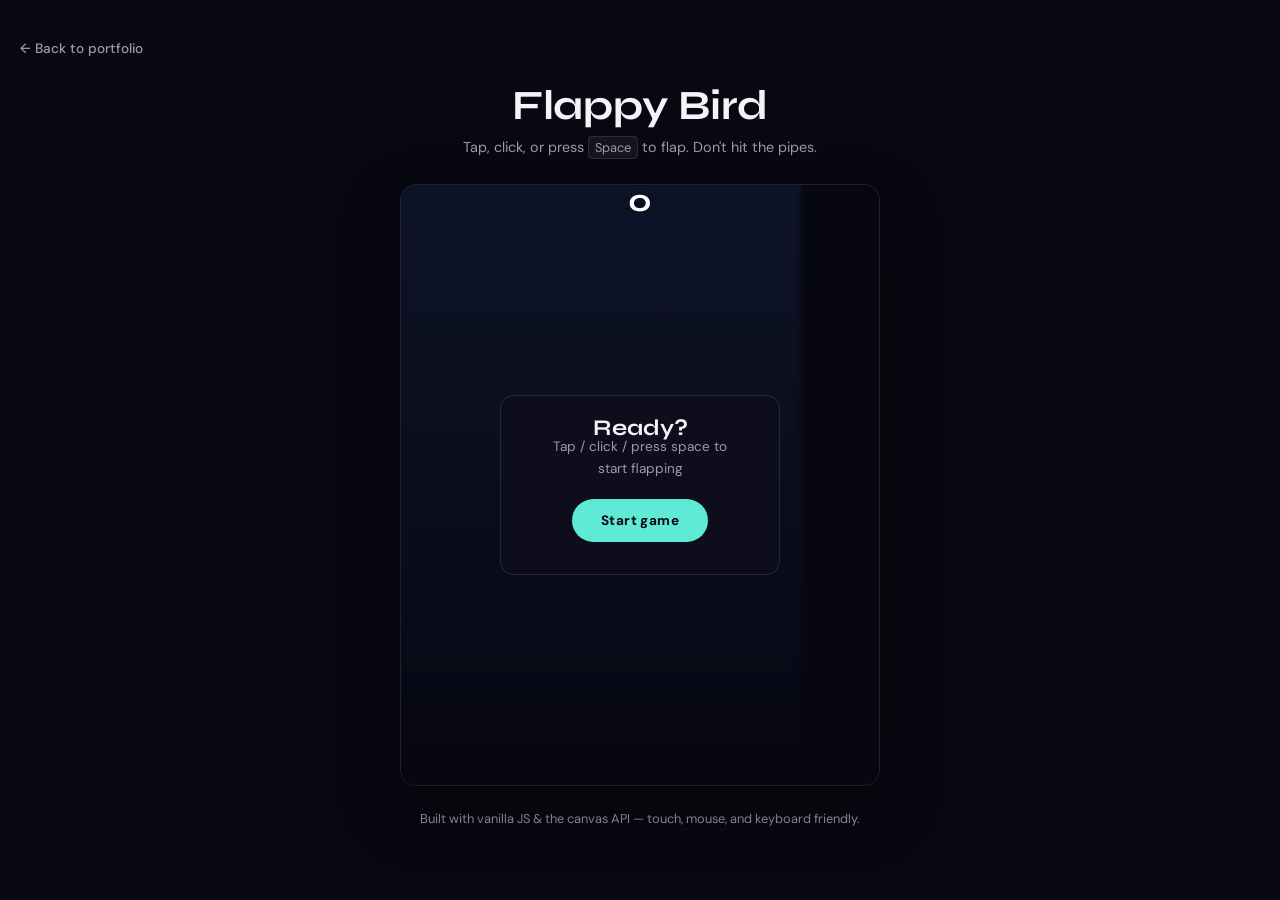
<file: projects/flappy-bird/index.html>
<!doctype html>
<html lang="en">
<head>
  <meta charset="UTF-8">
  <meta name="viewport" content="width=device-width, initial-scale=1.0, maximum-scale=1.0, user-scalable=no">
  <title>Flappy Bird — Daniel Thompson</title>
  <meta name="description" content="A responsive browser remake of Flappy Bird built with HTML canvas.">
  <link rel="icon" type="image/png" href="../../assets/favicon.png">
  <link rel="preconnect" href="https://fonts.googleapis.com">
  <link rel="preconnect" href="https://fonts.gstatic.com" crossorigin>
  <link href="https://fonts.googleapis.com/css2?family=DM+Sans:wght@400;500;700&family=Syne:wght@600;700&display=swap" rel="stylesheet">
  <link rel="stylesheet" href="style.css">
</head>
<body>
  <a class="back-link" href="../../index.html#projects">&larr; Back to portfolio</a>

  <main class="game-wrap">
    <h1>Flappy Bird</h1>
    <p class="subtitle">Tap, click, or press <kbd>Space</kbd> to flap. Don't hit the pipes.</p>

    <div class="stage">
      <canvas id="game" width="400" height="600" aria-label="Flappy Bird game canvas"></canvas>

      <div class="overlay" id="start-overlay">
        <div class="panel">
          <h2>Ready?</h2>
          <p>Tap / click / press space to start flapping</p>
          <button class="btn" id="start-btn" type="button">Start game</button>
        </div>
      </div>

      <div class="overlay hidden" id="gameover-overlay">
        <div class="panel">
          <h2>Game over</h2>
          <p class="score-line">Score: <span id="final-score">0</span></p>
          <p class="score-line muted">Best: <span id="best-score">0</span></p>
          <button class="btn" id="retry-btn" type="button">Play again</button>
        </div>
      </div>

      <div class="hud">
        <span id="hud-score">0</span>
      </div>
    </div>

    <p class="hint">Built with vanilla JS &amp; the canvas API — touch, mouse, and keyboard friendly.</p>
  </main>

  <script src="game.js"></script>
</body>
</html>
</file>
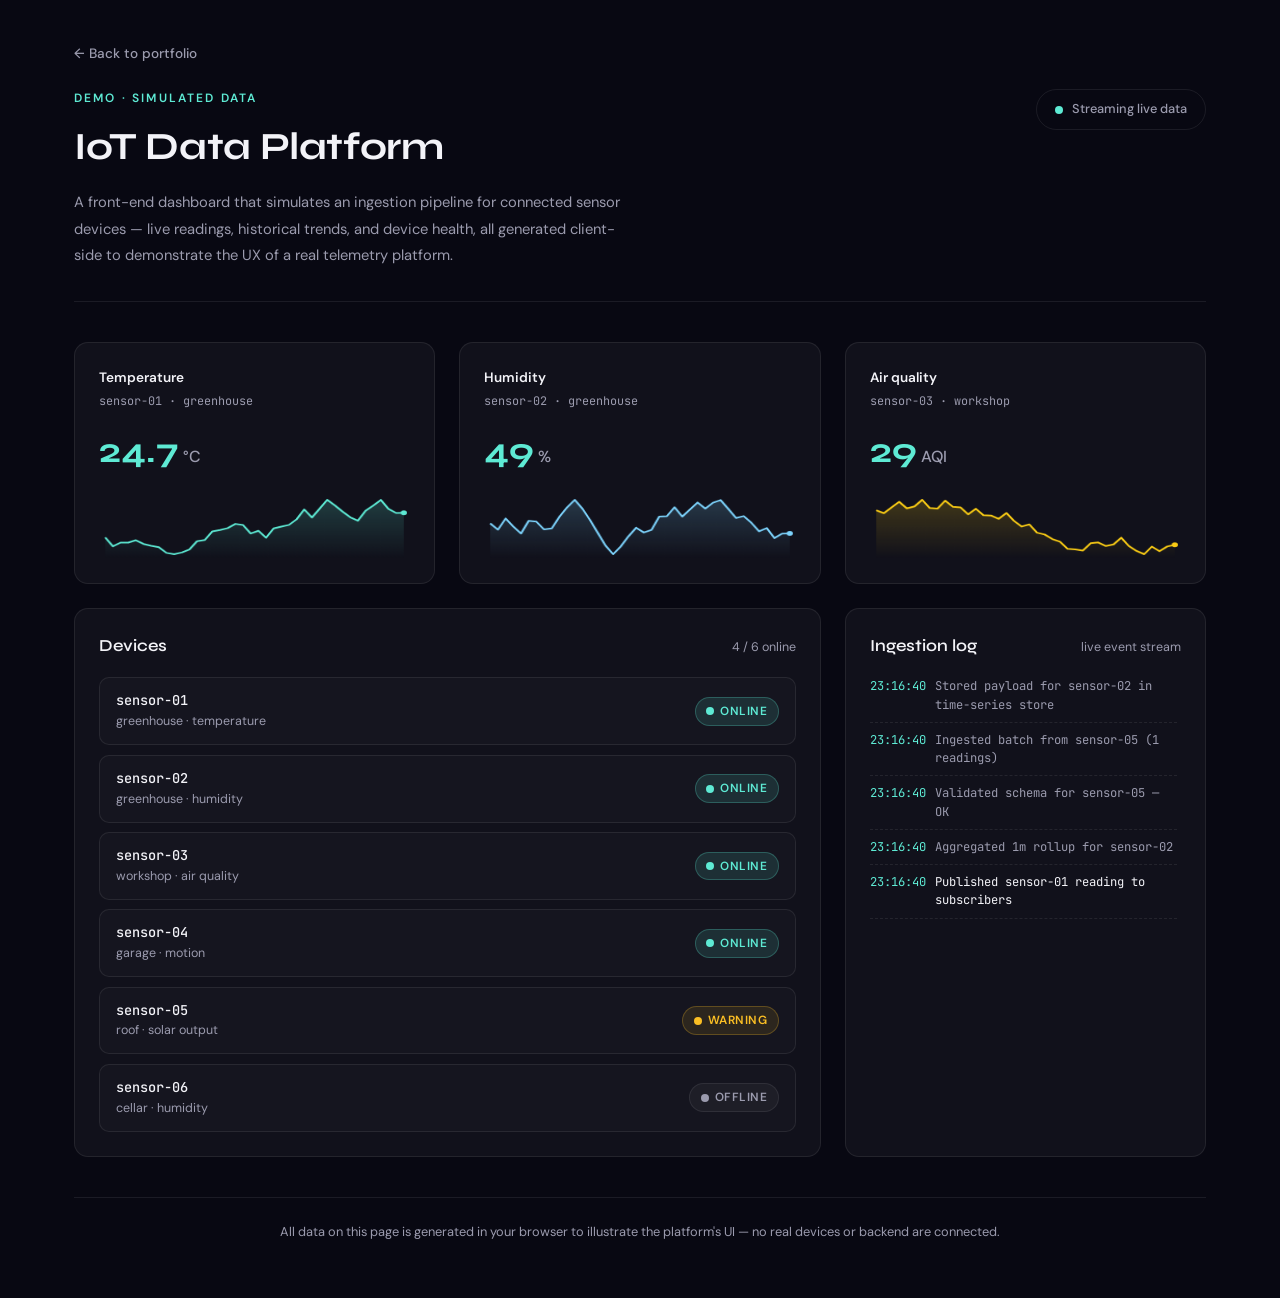
<file: projects/iot-data-platform/index.html>
<!doctype html>
<html lang="en">
<head>
  <meta charset="UTF-8">
  <meta name="viewport" content="width=device-width, initial-scale=1.0">
  <title>IoT Data Platform — Daniel Thompson</title>
  <meta name="description" content="A simulated IoT sensor dashboard demonstrating real-time data ingestion, visualization, and device monitoring patterns.">
  <link rel="icon" type="image/png" href="../../assets/favicon.png">
  <link rel="preconnect" href="https://fonts.googleapis.com">
  <link rel="preconnect" href="https://fonts.gstatic.com" crossorigin>
  <link href="https://fonts.googleapis.com/css2?family=DM+Sans:wght@400;500;600;700&family=Syne:wght@600;700&family=JetBrains+Mono:wght@400;500&display=swap" rel="stylesheet">
  <link rel="stylesheet" href="style.css">
</head>
<body>
  <a class="back-link" href="../../index.html#projects">&larr; Back to portfolio</a>

  <header class="dash-header">
    <div>
      <p class="eyebrow">Demo · Simulated data</p>
      <h1>IoT Data Platform</h1>
      <p class="lede">
        A front-end dashboard that simulates an ingestion pipeline for connected
        sensor devices — live readings, historical trends, and device health,
        all generated client-side to demonstrate the UX of a real telemetry platform.
      </p>
    </div>
    <div class="status-pill">
      <span class="dot" id="connection-dot"></span>
      <span id="connection-label">Streaming live data</span>
    </div>
  </header>

  <main class="dash-grid">
    <section class="card metric-card" aria-label="Temperature">
      <div class="metric-head">
        <span class="metric-label">Temperature</span>
        <span class="metric-device">sensor-01 · greenhouse</span>
      </div>
      <div class="metric-value"><span id="temp-value">--</span><span class="unit">°C</span></div>
      <canvas class="spark" id="temp-chart" width="300" height="80" aria-hidden="true"></canvas>
    </section>

    <section class="card metric-card" aria-label="Humidity">
      <div class="metric-head">
        <span class="metric-label">Humidity</span>
        <span class="metric-device">sensor-02 · greenhouse</span>
      </div>
      <div class="metric-value"><span id="humidity-value">--</span><span class="unit">%</span></div>
      <canvas class="spark" id="humidity-chart" width="300" height="80" aria-hidden="true"></canvas>
    </section>

    <section class="card metric-card" aria-label="Air quality index">
      <div class="metric-head">
        <span class="metric-label">Air quality</span>
        <span class="metric-device">sensor-03 · workshop</span>
      </div>
      <div class="metric-value"><span id="aqi-value">--</span><span class="unit">AQI</span></div>
      <canvas class="spark" id="aqi-chart" width="300" height="80" aria-hidden="true"></canvas>
    </section>

    <section class="card devices-card" aria-label="Device list">
      <div class="card-title">
        <h2>Devices</h2>
        <span class="muted" id="device-count">0 online</span>
      </div>
      <ul class="device-list" id="device-list"></ul>
    </section>

    <section class="card log-card" aria-label="Ingestion log">
      <div class="card-title">
        <h2>Ingestion log</h2>
        <span class="muted">live event stream</span>
      </div>
      <ul class="log-list" id="log-list"></ul>
    </section>
  </main>

  <footer class="dash-footer">
    <p>
      All data on this page is generated in your browser to illustrate the platform's UI —
      no real devices or backend are connected.
    </p>
  </footer>

  <script src="dashboard.js"></script>
</body>
</html>
</file>
<file: projects/flappy-bird/style.css>
* , *::before, *::after {
  box-sizing: border-box;
  margin: 0;
  padding: 0;
}

:root {
  --bg: #080812;
  --bg-alt: #0d0d1c;
  --surface: rgba(255, 255, 255, 0.05);
  --border: rgba(255, 255, 255, 0.1);
  --text: #f3f3f8;
  --text-muted: #9b9bae;
  --accent: #5eead4;
  --font-body: 'DM Sans', sans-serif;
  --font-display: 'Syne', sans-serif;
}

body {
  background: var(--bg);
  color: var(--text);
  font-family: var(--font-body);
  min-height: 100vh;
  display: flex;
  flex-direction: column;
  align-items: center;
  padding: 2.5rem 1.25rem 3rem;
}

.back-link {
  align-self: flex-start;
  display: inline-block;
  margin-bottom: 1.5rem;
  font-size: 0.85rem;
  font-weight: 500;
  color: var(--text-muted);
  text-decoration: none;
  transition: color 0.2s;
}

.back-link:hover {
  color: var(--accent);
}

.game-wrap {
  width: 100%;
  max-width: 480px;
  text-align: center;
}

h1 {
  font-family: var(--font-display);
  font-weight: 700;
  font-size: clamp(1.8rem, 6vw, 2.6rem);
  letter-spacing: -0.01em;
  margin-bottom: 0.5rem;
}

.subtitle {
  color: var(--text-muted);
  font-size: 0.9rem;
  margin-bottom: 1.75rem;
}

.subtitle kbd {
  font-family: var(--font-body);
  font-size: 0.8rem;
  background: var(--surface);
  border: 1px solid var(--border);
  border-radius: 4px;
  padding: 0.1rem 0.4rem;
}

.stage {
  position: relative;
  width: 100%;
  border-radius: 16px;
  overflow: hidden;
  border: 1px solid var(--border);
  box-shadow: 0 24px 60px rgba(0, 0, 0, 0.45);
  line-height: 0;
}

#game {
  display: block;
  width: 100%;
  height: auto;
  background: linear-gradient(180deg, #1b2a4a 0%, #0d1426 70%);
  touch-action: manipulation;
  cursor: pointer;
}

.hud {
  position: absolute;
  top: 1rem;
  left: 50%;
  transform: translateX(-50%);
  font-family: var(--font-display);
  font-weight: 700;
  font-size: 2rem;
  color: #fff;
  text-shadow: 0 2px 12px rgba(0, 0, 0, 0.45);
  pointer-events: none;
}

.overlay {
  position: absolute;
  inset: 0;
  display: flex;
  align-items: center;
  justify-content: center;
  background: rgba(8, 8, 18, 0.62);
  backdrop-filter: blur(3px);
  transition: opacity 0.25s ease, visibility 0.25s ease;
}

.overlay.hidden {
  opacity: 0;
  visibility: hidden;
  pointer-events: none;
}

.panel {
  background: var(--bg-alt);
  border: 1px solid var(--border);
  border-radius: 14px;
  padding: 2rem 2.25rem;
  text-align: center;
  max-width: 280px;
}

.panel h2 {
  font-family: var(--font-display);
  font-size: 1.4rem;
  margin-bottom: 0.5rem;
}

.panel p {
  color: var(--text-muted);
  font-size: 0.85rem;
  margin-bottom: 1.25rem;
  line-height: 1.6;
}

.score-line {
  font-size: 1rem !important;
  color: var(--text) !important;
  margin-bottom: 0.35rem !important;
}

.score-line span {
  font-family: var(--font-display);
  font-weight: 700;
  color: var(--accent);
}

.score-line.muted {
  color: var(--text-muted) !important;
  margin-bottom: 1.25rem !important;
}

.score-line.muted span {
  color: var(--text-muted);
}

.btn {
  display: inline-flex;
  align-items: center;
  justify-content: center;
  padding: 0.75rem 1.75rem;
  font-family: var(--font-body);
  font-size: 0.85rem;
  font-weight: 700;
  letter-spacing: 0.03em;
  background: var(--accent);
  color: var(--bg);
  border: none;
  border-radius: 999px;
  cursor: pointer;
  transition: transform 0.2s ease, background 0.2s ease, color 0.2s ease;
}

.btn:hover {
  background: transparent;
  color: var(--accent);
  border: 1px solid var(--accent);
  transform: translateY(-2px);
}

.btn {
  border: 1px solid transparent;
}

.hint {
  margin-top: 1.5rem;
  font-size: 0.8rem;
  color: var(--text-muted);
}
</file>
<file: projects/iot-data-platform/style.css>
*, *::before, *::after {
  box-sizing: border-box;
  margin: 0;
  padding: 0;
}

:root {
  --bg: #080812;
  --bg-alt: #0d0d1c;
  --surface: rgba(255, 255, 255, 0.04);
  --border: rgba(255, 255, 255, 0.08);
  --text: #f3f3f8;
  --text-muted: #9b9bae;
  --accent: #5eead4;
  --accent-soft: rgba(94, 234, 212, 0.12);
  --warn: #fbbf24;
  --font-body: 'DM Sans', sans-serif;
  --font-display: 'Syne', sans-serif;
  --font-mono: 'JetBrains Mono', monospace;
}

body {
  background: var(--bg);
  color: var(--text);
  font-family: var(--font-body);
  line-height: 1.6;
  padding: 2.5rem 1.5rem 3.5rem;
  max-width: 1180px;
  margin: 0 auto;
}

.back-link {
  display: inline-block;
  margin-bottom: 1.5rem;
  font-size: 0.85rem;
  font-weight: 500;
  color: var(--text-muted);
  text-decoration: none;
  transition: color 0.2s;
}

.back-link:hover {
  color: var(--accent);
}

/* ===== HEADER ===== */
.dash-header {
  display: flex;
  align-items: flex-start;
  justify-content: space-between;
  gap: 2rem;
  flex-wrap: wrap;
  margin-bottom: 2.5rem;
  padding-bottom: 2rem;
  border-bottom: 1px solid var(--border);
}

.eyebrow {
  font-size: 0.75rem;
  font-weight: 600;
  letter-spacing: 0.18em;
  text-transform: uppercase;
  color: var(--accent);
  margin-bottom: 0.5rem;
}

.dash-header h1 {
  font-family: var(--font-display);
  font-weight: 700;
  font-size: clamp(1.8rem, 4vw, 2.4rem);
  letter-spacing: -0.01em;
  margin-bottom: 0.75rem;
}

.lede {
  color: var(--text-muted);
  font-size: 0.92rem;
  max-width: 560px;
  line-height: 1.8;
}

.status-pill {
  display: inline-flex;
  align-items: center;
  gap: 0.6rem;
  padding: 0.6rem 1.1rem;
  border: 1px solid var(--border);
  border-radius: 999px;
  font-size: 0.8rem;
  font-weight: 500;
  color: var(--text-muted);
  white-space: nowrap;
}

.dot {
  width: 8px;
  height: 8px;
  border-radius: 50%;
  background: var(--accent);
  box-shadow: 0 0 0 0 rgba(94, 234, 212, 0.6);
  animation: pulse 2s infinite;
}

@keyframes pulse {
  0% { box-shadow: 0 0 0 0 rgba(94, 234, 212, 0.45); }
  70% { box-shadow: 0 0 0 8px rgba(94, 234, 212, 0); }
  100% { box-shadow: 0 0 0 0 rgba(94, 234, 212, 0); }
}

/* ===== GRID / CARDS ===== */
.dash-grid {
  display: grid;
  grid-template-columns: repeat(3, 1fr);
  gap: 1.5rem;
}

.card {
  background: var(--surface);
  border: 1px solid var(--border);
  border-radius: 14px;
  padding: 1.5rem;
}

.card-title {
  display: flex;
  align-items: baseline;
  justify-content: space-between;
  margin-bottom: 1.1rem;
}

.card-title h2 {
  font-family: var(--font-display);
  font-size: 1.05rem;
  font-weight: 600;
}

.muted {
  color: var(--text-muted);
  font-size: 0.78rem;
}

/* ===== METRIC CARDS ===== */
.metric-head {
  display: flex;
  flex-direction: column;
  gap: 0.2rem;
  margin-bottom: 0.75rem;
}

.metric-label {
  font-size: 0.85rem;
  font-weight: 600;
  color: var(--text);
}

.metric-device {
  font-size: 0.74rem;
  color: var(--text-muted);
  font-family: var(--font-mono);
}

.metric-value {
  font-family: var(--font-display);
  font-weight: 700;
  font-size: 2.2rem;
  color: var(--accent);
  margin-bottom: 1rem;
}

.metric-value .unit {
  font-family: var(--font-body);
  font-weight: 500;
  font-size: 1rem;
  color: var(--text-muted);
  margin-left: 0.25rem;
}

.spark {
  display: block;
  width: 100%;
  height: 64px;
}

/* ===== DEVICES ===== */
.devices-card {
  grid-column: span 2;
}

.device-list {
  list-style: none;
  display: flex;
  flex-direction: column;
  gap: 0.6rem;
}

.device-list li {
  display: flex;
  align-items: center;
  justify-content: space-between;
  gap: 1rem;
  padding: 0.75rem 1rem;
  background: rgba(255, 255, 255, 0.02);
  border: 1px solid var(--border);
  border-radius: 10px;
  font-size: 0.85rem;
}

.device-name {
  font-family: var(--font-mono);
  font-weight: 500;
  color: var(--text);
}

.device-meta {
  color: var(--text-muted);
  font-size: 0.78rem;
}

.device-status {
  display: inline-flex;
  align-items: center;
  gap: 0.4rem;
  font-size: 0.74rem;
  font-weight: 600;
  letter-spacing: 0.04em;
  text-transform: uppercase;
  padding: 0.25rem 0.65rem;
  border-radius: 999px;
}

.device-status.online {
  color: var(--accent);
  background: var(--accent-soft);
  border: 1px solid rgba(94, 234, 212, 0.25);
}

.device-status.offline {
  color: var(--text-muted);
  background: rgba(255, 255, 255, 0.04);
  border: 1px solid var(--border);
}

.device-status.warning {
  color: var(--warn);
  background: rgba(251, 191, 36, 0.1);
  border: 1px solid rgba(251, 191, 36, 0.25);
}

.device-status .dot {
  background: currentColor;
  box-shadow: none;
  animation: none;
}

/* ===== LOG ===== */
.log-card {
  grid-column: span 1;
}

.log-list {
  list-style: none;
  display: flex;
  flex-direction: column-reverse;
  gap: 0.5rem;
  font-family: var(--font-mono);
  font-size: 0.76rem;
  max-height: 280px;
  overflow-y: auto;
  padding-right: 0.25rem;
}

.log-list li {
  display: flex;
  gap: 0.6rem;
  color: var(--text-muted);
  line-height: 1.5;
  border-bottom: 1px dashed var(--border);
  padding-bottom: 0.5rem;
}

.log-list li:first-child {
  color: var(--text);
}

.log-time {
  color: var(--accent);
  flex-shrink: 0;
}

/* ===== FOOTER ===== */
.dash-footer {
  margin-top: 2.5rem;
  padding-top: 1.5rem;
  border-top: 1px solid var(--border);
  font-size: 0.8rem;
  color: var(--text-muted);
  text-align: center;
}

/* ===== RESPONSIVE ===== */
@media (max-width: 980px) {
  .dash-grid {
    grid-template-columns: repeat(2, 1fr);
  }
  .devices-card {
    grid-column: span 2;
  }
  .log-card {
    grid-column: span 2;
  }
}

@media (max-width: 640px) {
  .dash-grid {
    grid-template-columns: 1fr;
  }
  .devices-card,
  .log-card {
    grid-column: span 1;
  }
  .dash-header {
    flex-direction: column;
  }
}
</file>
